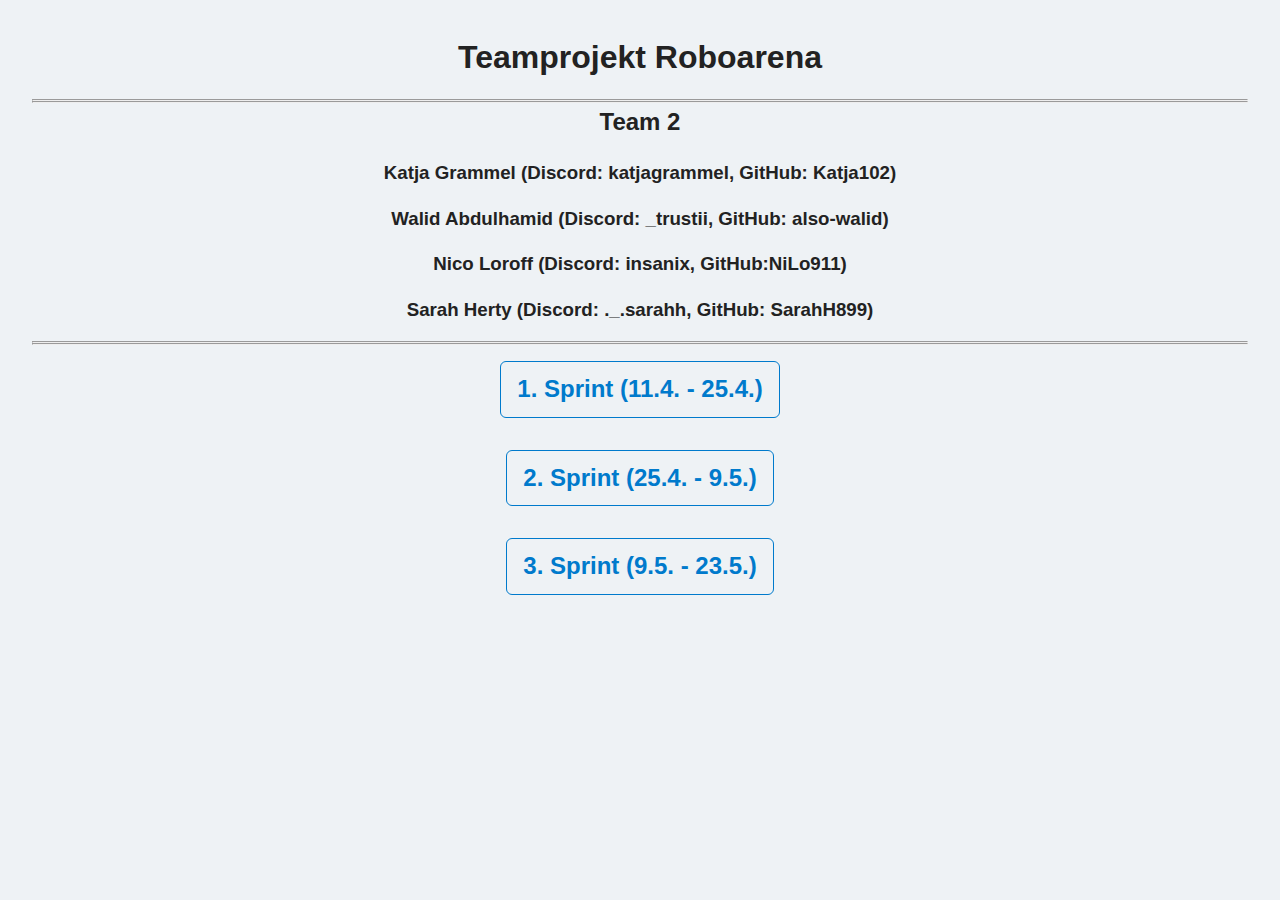
<file: docs/index.html>
<!DOCTYPE html>
<html>
    <head>
        <meta charset="UTF-8">
        <title>
            Sprint Blog
        </title>
        <link rel="stylesheet" href="index_style.css">
    </head>
    <body>
        <h1 class="heading">Teamprojekt Roboarena</h1>
        <hr><hr>
        <h2 class="heading">Team 2</h2>
        <h3 class="heading">Katja Grammel (Discord: katjagrammel, GitHub: Katja102)</h3>
        <h3 class="heading">Walid Abdulhamid (Discord: _trustii, GitHub: also-walid)</h3>
        <h3 class="heading">Nico Loroff (Discord: insanix, GitHub:NiLo911)</h3>
        <h3 class="heading">Sarah Herty (Discord: ._.sarahh, GitHub: SarahH899)</h3>
        <hr><hr>
        <h2><a href="Sprint_1/sprint1.html">1. Sprint (11.4. - 25.4.)</a></h2>
        <h2><a href="Sprint_2/sprint2.html">2. Sprint (25.4. - 9.5.)</a></h2>
        <h2><a href="Sprint_3/sprint3.html">3. Sprint (9.5. - 23.5.)</a></h2>
    </body>
</html>
</file>
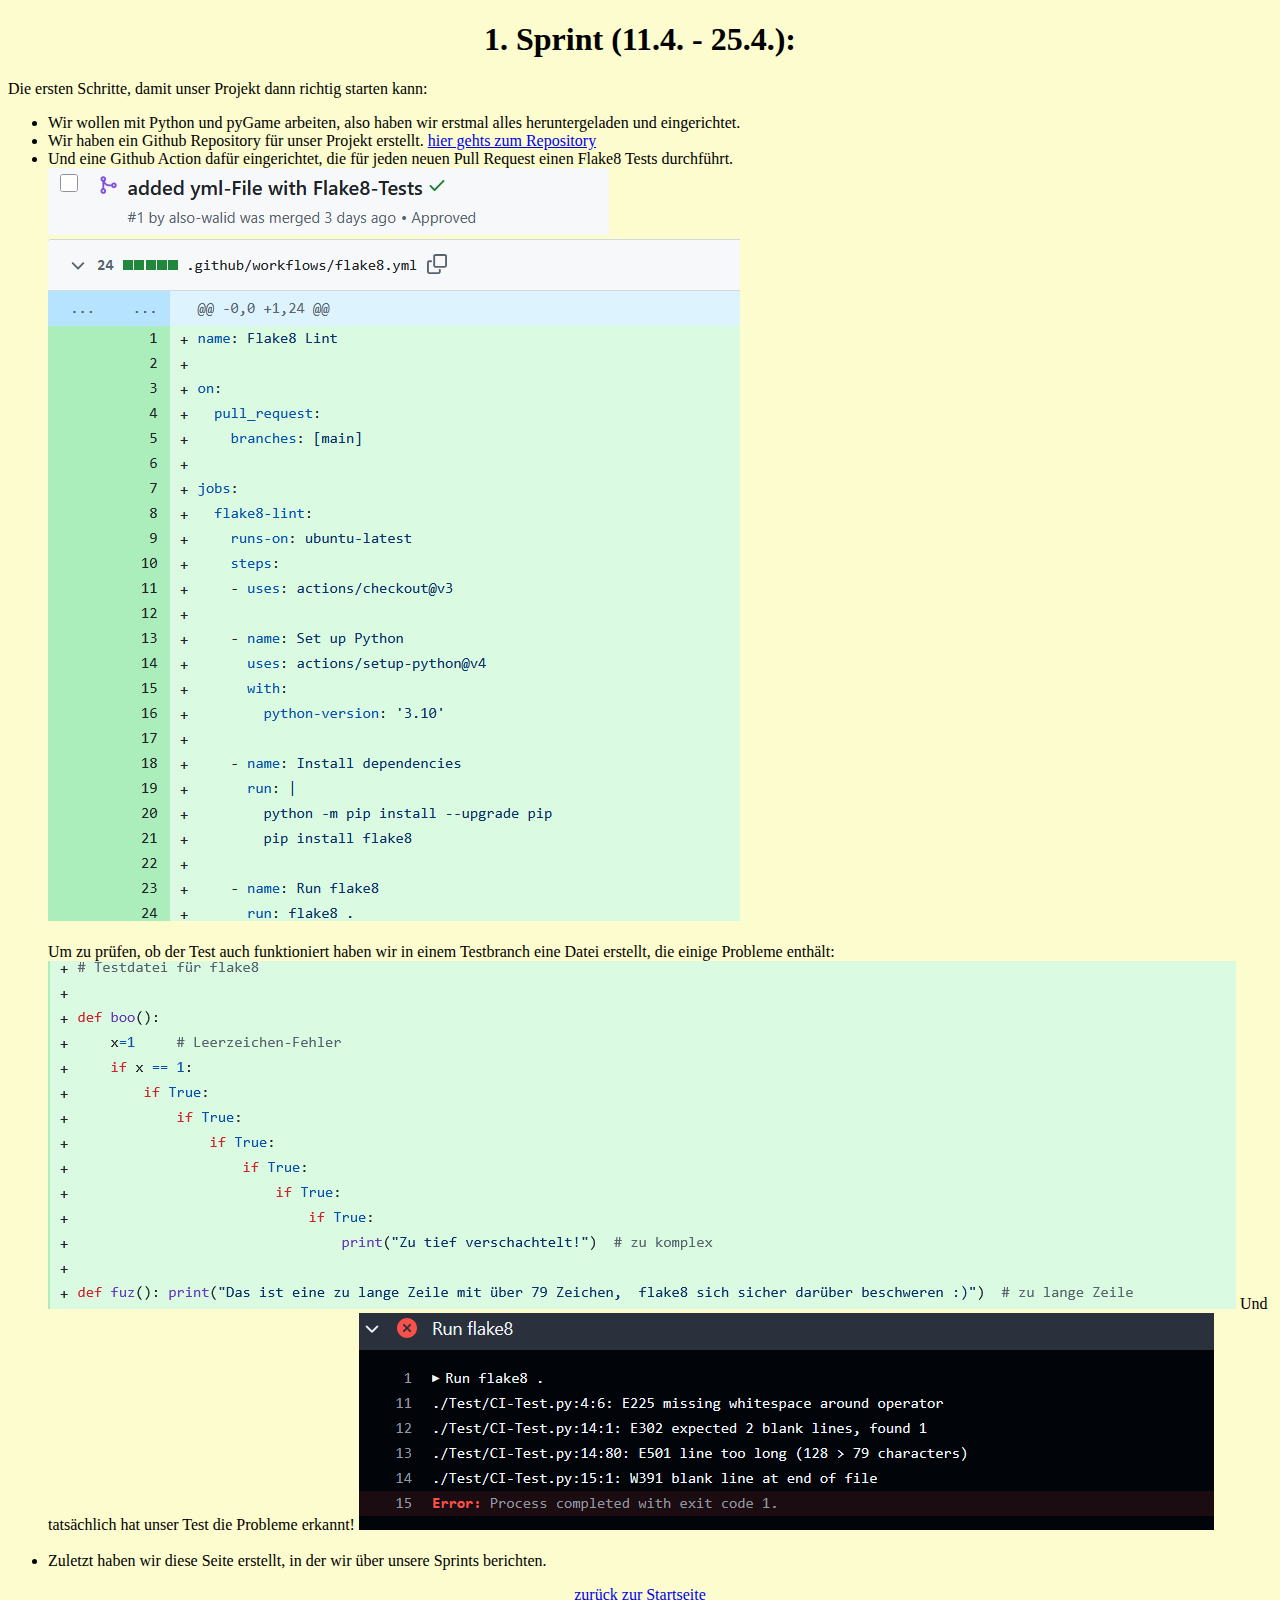
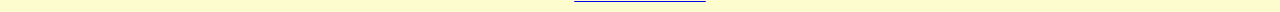
<file: docs/sprint1.html>
<!DOCTYPE html>
<html>
    <head>
        <meta charset="UTF-8">
        <title>
            1. Sprint
        </title>
        <style>
            body {
              background-color: #fcfcce;
            }
        
            h1, h2 {
              color: black;
              text-align: center;
            }

            a {
                text-align: center;
            }
          </style>
    </head>
    <body>
        <h1>1. Sprint (11.4. - 25.4.):</h1>
        <p>
            Die ersten Schritte, damit unser Projekt dann richtig starten kann:
            <ul>
                <li>Wir wollen mit Python und pyGame arbeiten, also haben wir erstmal alles heruntergeladen und eingerichtet.</li>
                <li>Wir haben ein Github Repository für unser Projekt erstellt. <a href="https://github.com/Katja102/Roboarena"> hier gehts zum Repository</a> </li>
                <li>Und eine Github Action dafür eingerichtet, die für jeden neuen Pull Request einen Flake8 Tests durchführt.
                    <img src = "Sprint_1/screenshots/Screenshot_Flake8_PR.png">
                    <img src = "Sprint_1/screenshots/Screenshot_Flake8.png"> <br><br>
                    Um zu prüfen, ob der Test auch funktioniert haben wir in einem Testbranch eine Datei erstellt, die einige Probleme enthält:
                    <img src = "Sprint_1/screenshots/Screenshot_falscher_testcode.png">
                    Und tatsächlich hat unser Test die Probleme erkannt!
                    <img src = "Sprint_1/screenshots/Screenshot_test_error.png"><br><br>
                </li>
                <li>Zuletzt haben wir diese Seite erstellt, in der wir über unsere Sprints berichten.</li>
            </ul>
        </p>
        <a style="display: block; text-align: center;" href="index.html">zurück zur Startseite</a>
    </body>
</html>
</file>
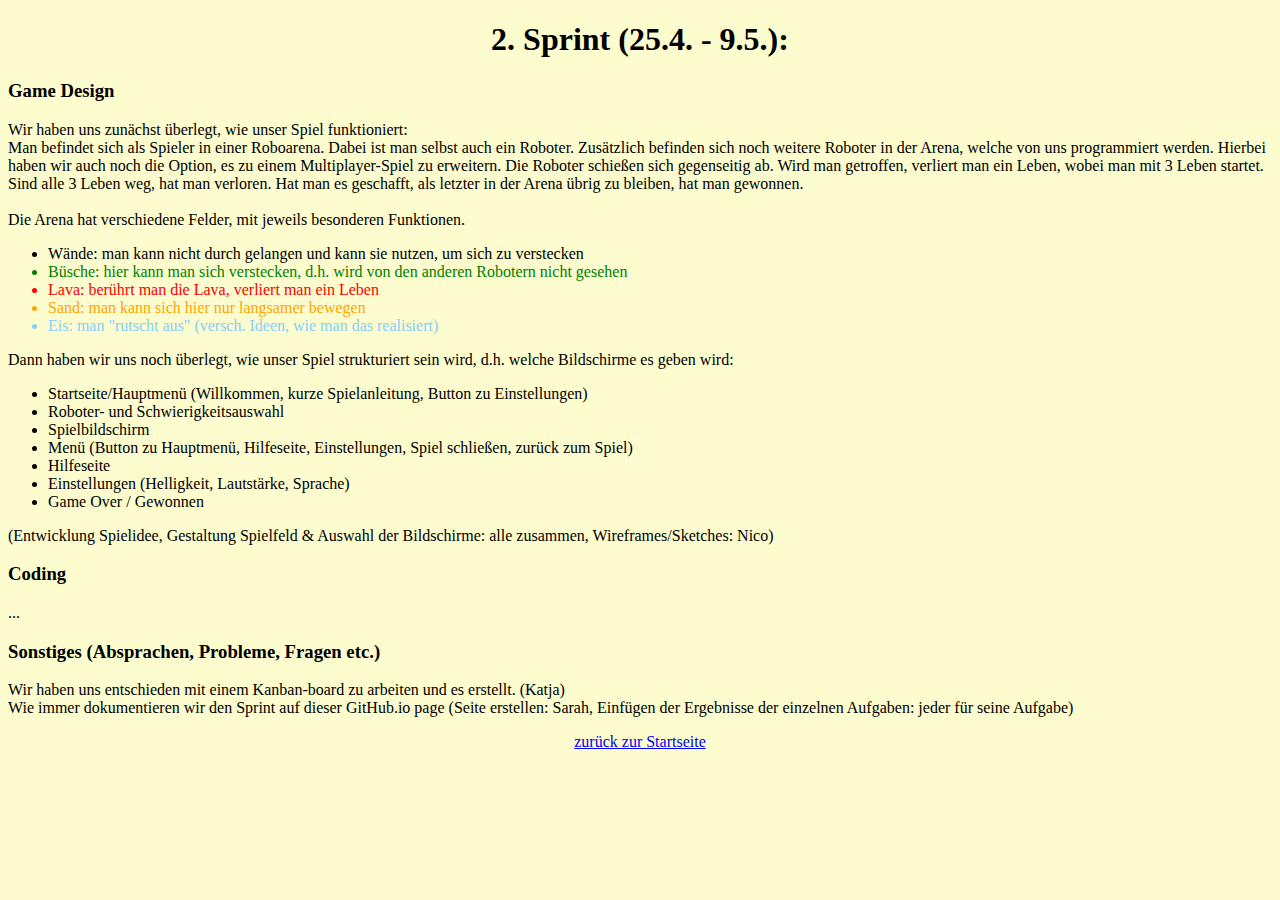
<file: docs/sprint2.html>
<!DOCTYPE html>
<html>
    <head>
        <meta charset="UTF-8">
        <title>
            2. Sprint
        </title>
        <style>
            body {
              background-color: #fcfcce;
            }
        
            h1, h2 {
              color: black;
              text-align: center;
            }
          </style>
    </head>
    <body>
        <h1>2. Sprint (25.4. - 9.5.):</h1>
        <h3>Game Design</h3>
        <p>
            Wir haben uns zunächst überlegt, wie unser Spiel funktioniert:<br>
            Man befindet sich als Spieler in einer Roboarena. Dabei ist man selbst auch ein Roboter.
            Zusätzlich befinden sich noch weitere Roboter in der Arena, welche von uns programmiert werden.
            Hierbei haben wir auch noch die Option, es zu einem Multiplayer-Spiel zu erweitern.
            Die Roboter schießen sich gegenseitig ab. Wird man getroffen, verliert man ein Leben, wobei man
            mit 3 Leben startet. Sind alle 3 Leben weg, hat man verloren. Hat man es geschafft, als letzter in der
            Arena übrig zu bleiben, hat man gewonnen.<br><br>
            Die Arena hat verschiedene Felder, mit jeweils besonderen Funktionen.
            <ul>
                <li style = "color: black;">Wände: man kann nicht durch gelangen und kann sie nutzen, um sich zu verstecken</li>
                <li style = "color: green;">Büsche: hier kann man sich verstecken, d.h. wird von den anderen Robotern nicht gesehen</li>
                <li style = "color: red;">Lava: berührt man die Lava, verliert man ein Leben</li>
                <li style = "color: orange;">Sand: man kann sich hier nur langsamer bewegen</li>
                <li style = "color: lightskyblue;">Eis: man "rutscht aus" (versch. Ideen, wie man das realisiert)</li>
            </ul>
        </p>
        <p>
            Dann haben wir uns noch überlegt, wie unser Spiel strukturiert sein wird,
            d.h. welche Bildschirme es geben wird:
            <ul>
                <li>Startseite/Hauptmenü (Willkommen, kurze Spielanleitung, Button zu Einstellungen)</li>
                <li>Roboter- und Schwierigkeitsauswahl</li>
                <li>Spielbildschirm</li>
                <li>Menü (Button zu Hauptmenü, Hilfeseite, Einstellungen, Spiel schließen, zurück zum Spiel)</li>
                <li>Hilfeseite</li>
                <li>Einstellungen (Helligkeit, Lautstärke, Sprache)</li>
                <li>Game Over / Gewonnen</li>
            </ul>
        </p>
        <p>
            (Entwicklung Spielidee, Gestaltung Spielfeld & Auswahl der Bildschirme: alle zusammen,
             Wireframes/Sketches: Nico)
        </p>
        <h3>Coding</h3>
        <p>
            ...
        </p>
        <h3>Sonstiges (Absprachen, Probleme, Fragen etc.)</h3>
        <p>
            Wir haben uns entschieden mit einem Kanban-board zu arbeiten und es erstellt. (Katja) <br>
            Wie immer dokumentieren wir den Sprint auf dieser GitHub.io page 
            (Seite erstellen: Sarah, Einfügen der Ergebnisse der einzelnen Aufgaben: jeder für seine Aufgabe)
        </p>
        
        <a style="display: block; text-align: center;" href="index.html">zurück zur Startseite</a>
    </body>
</html>
</file>
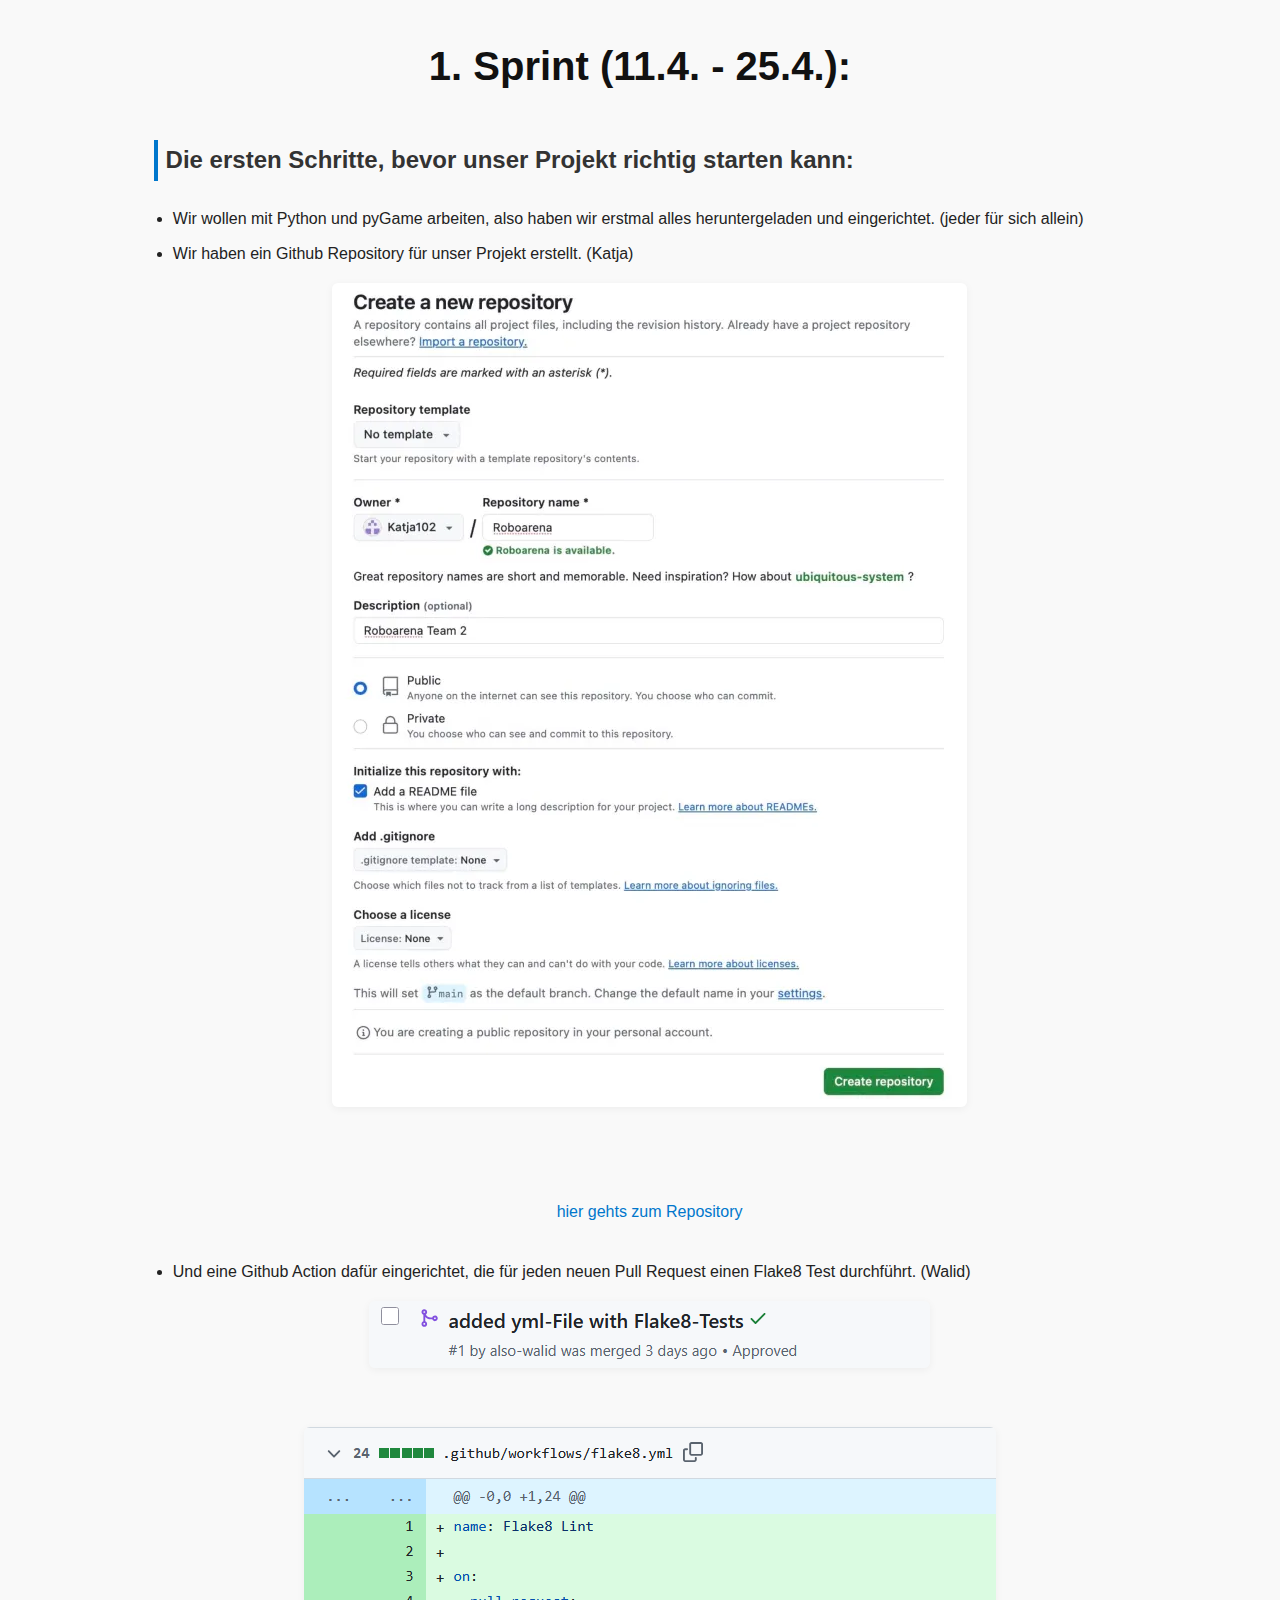
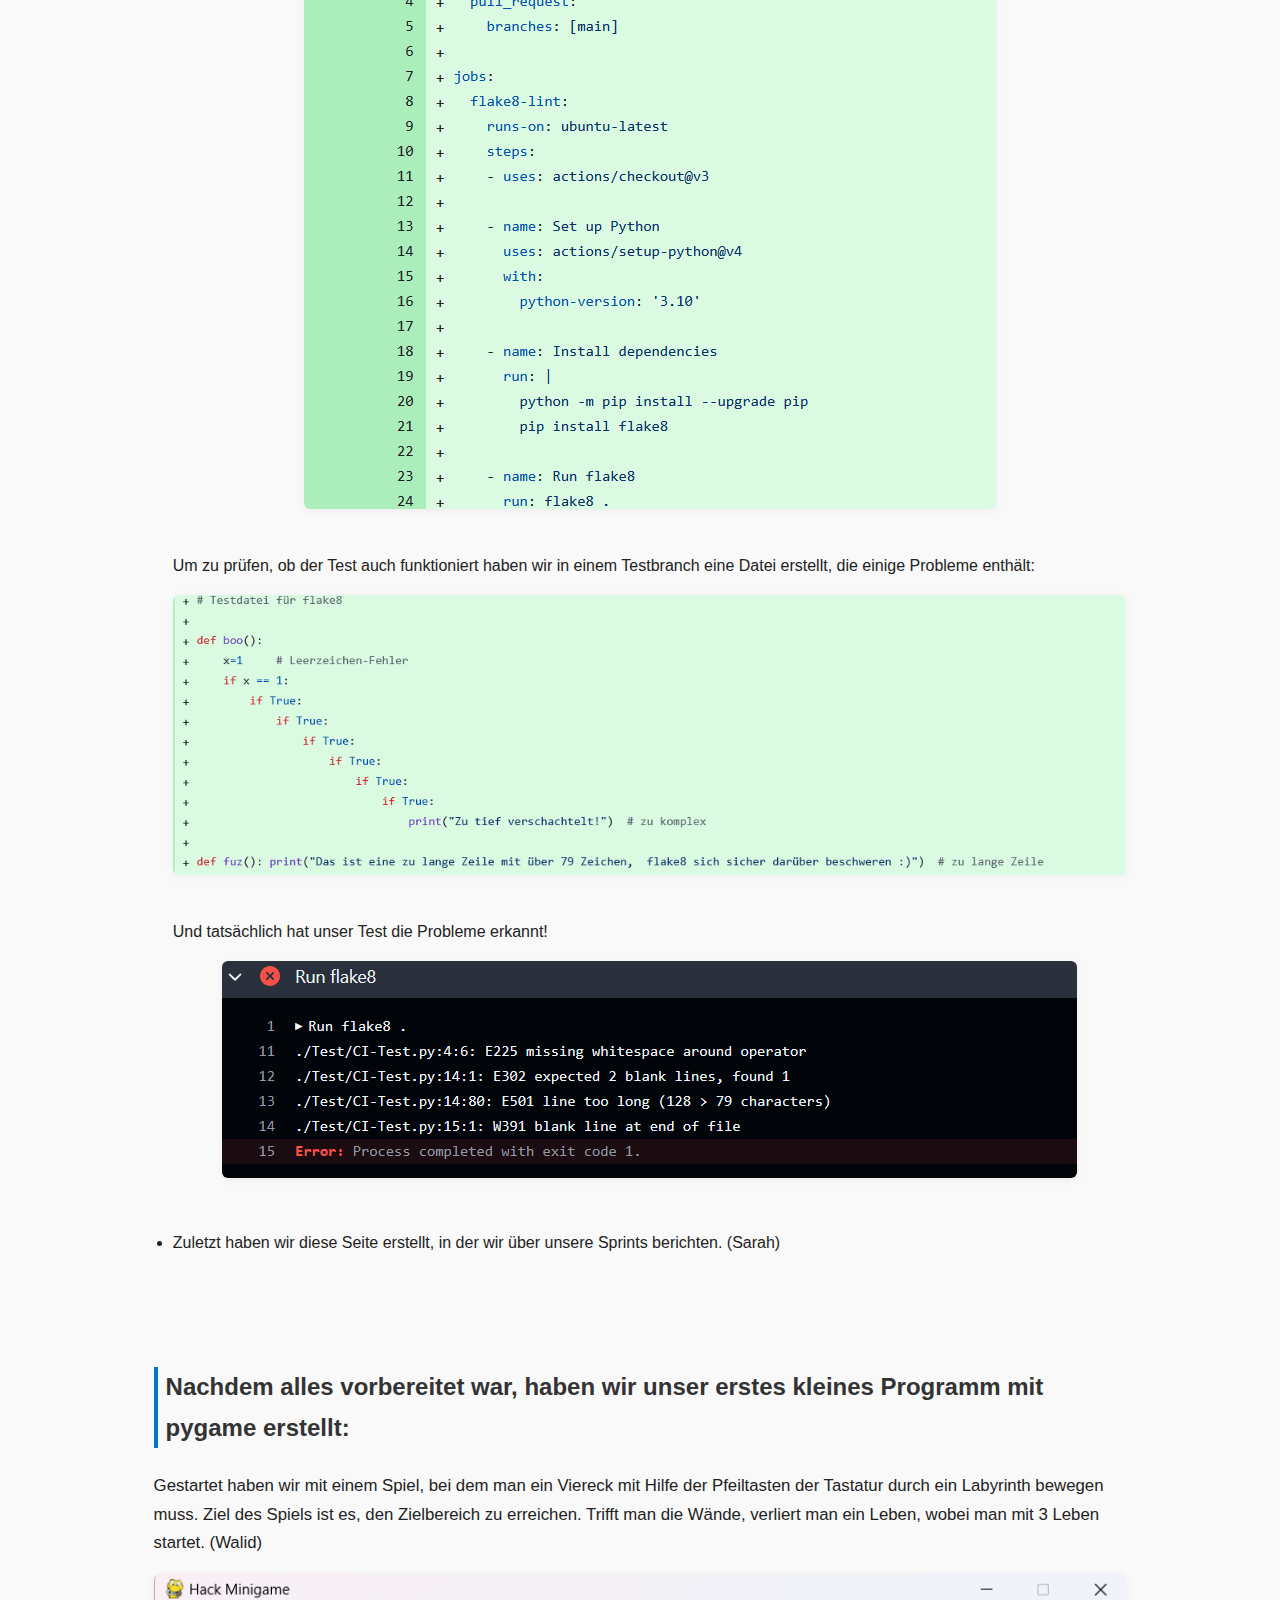
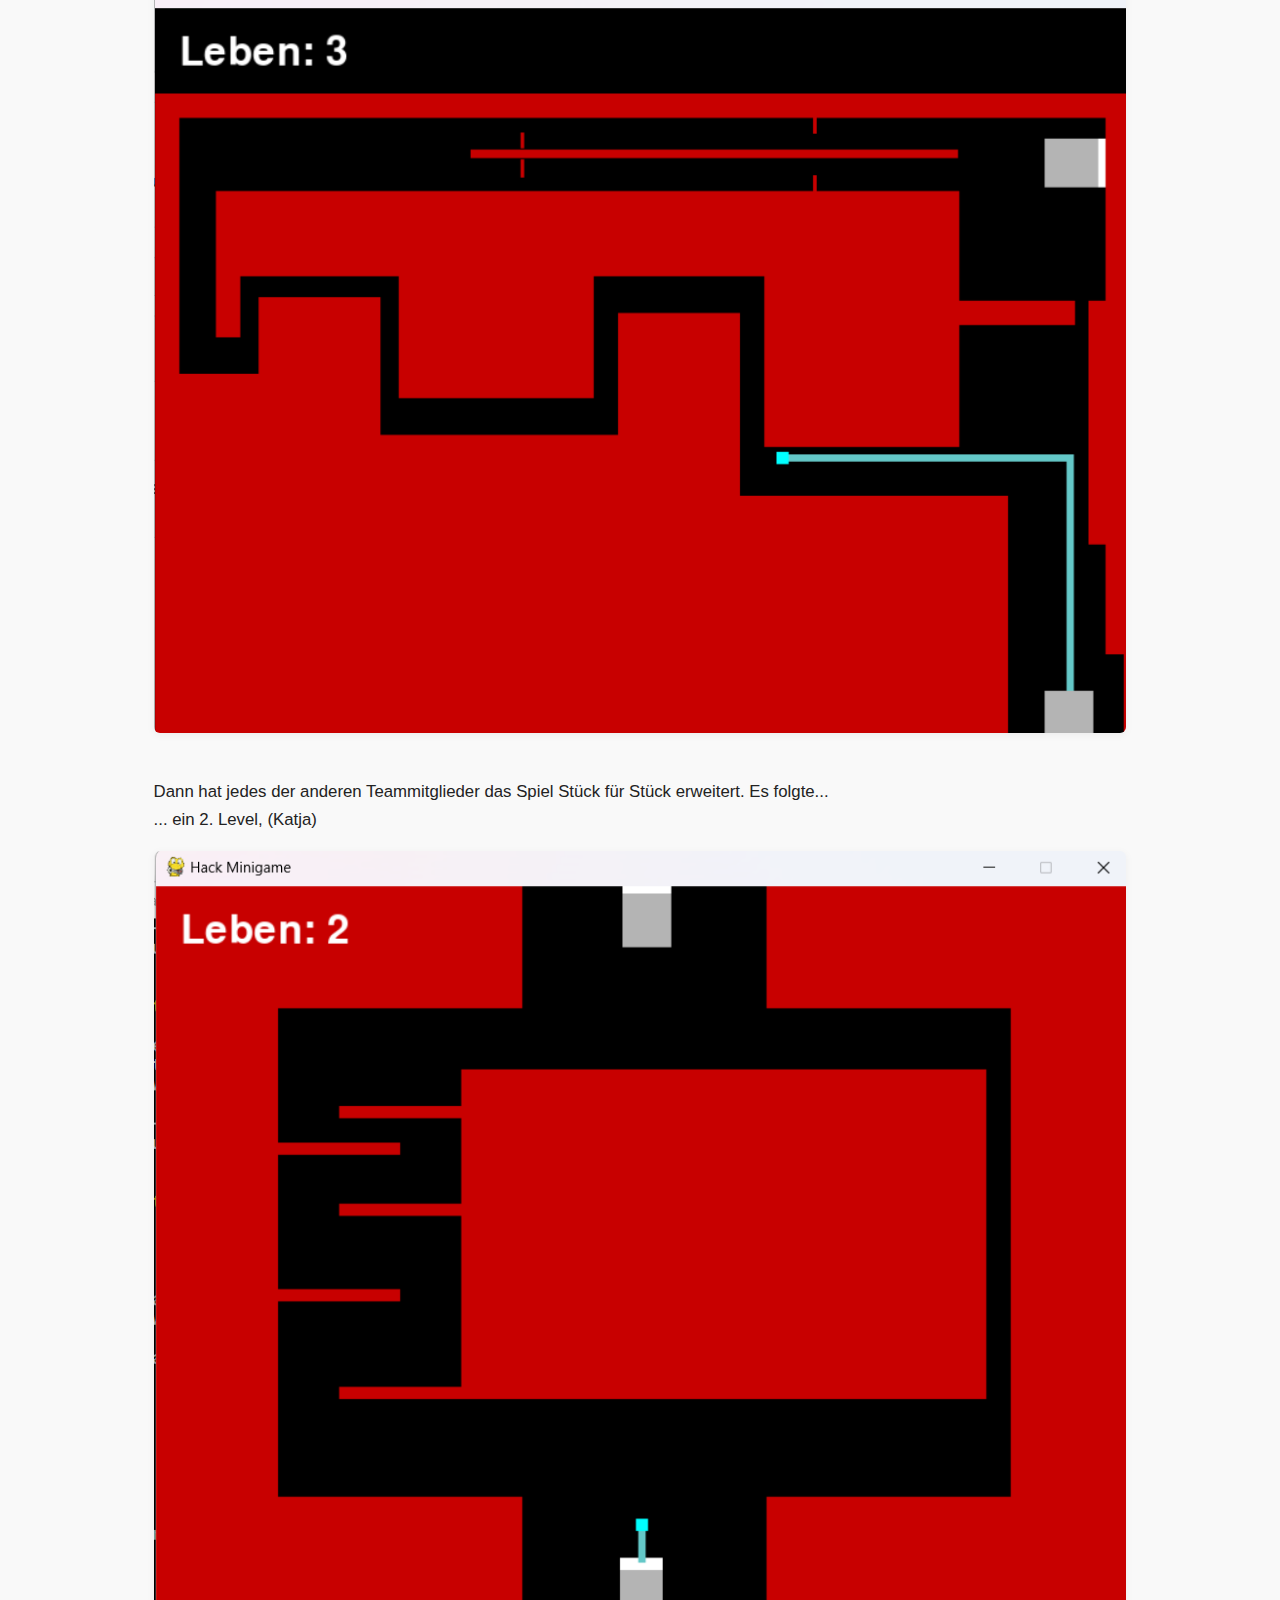
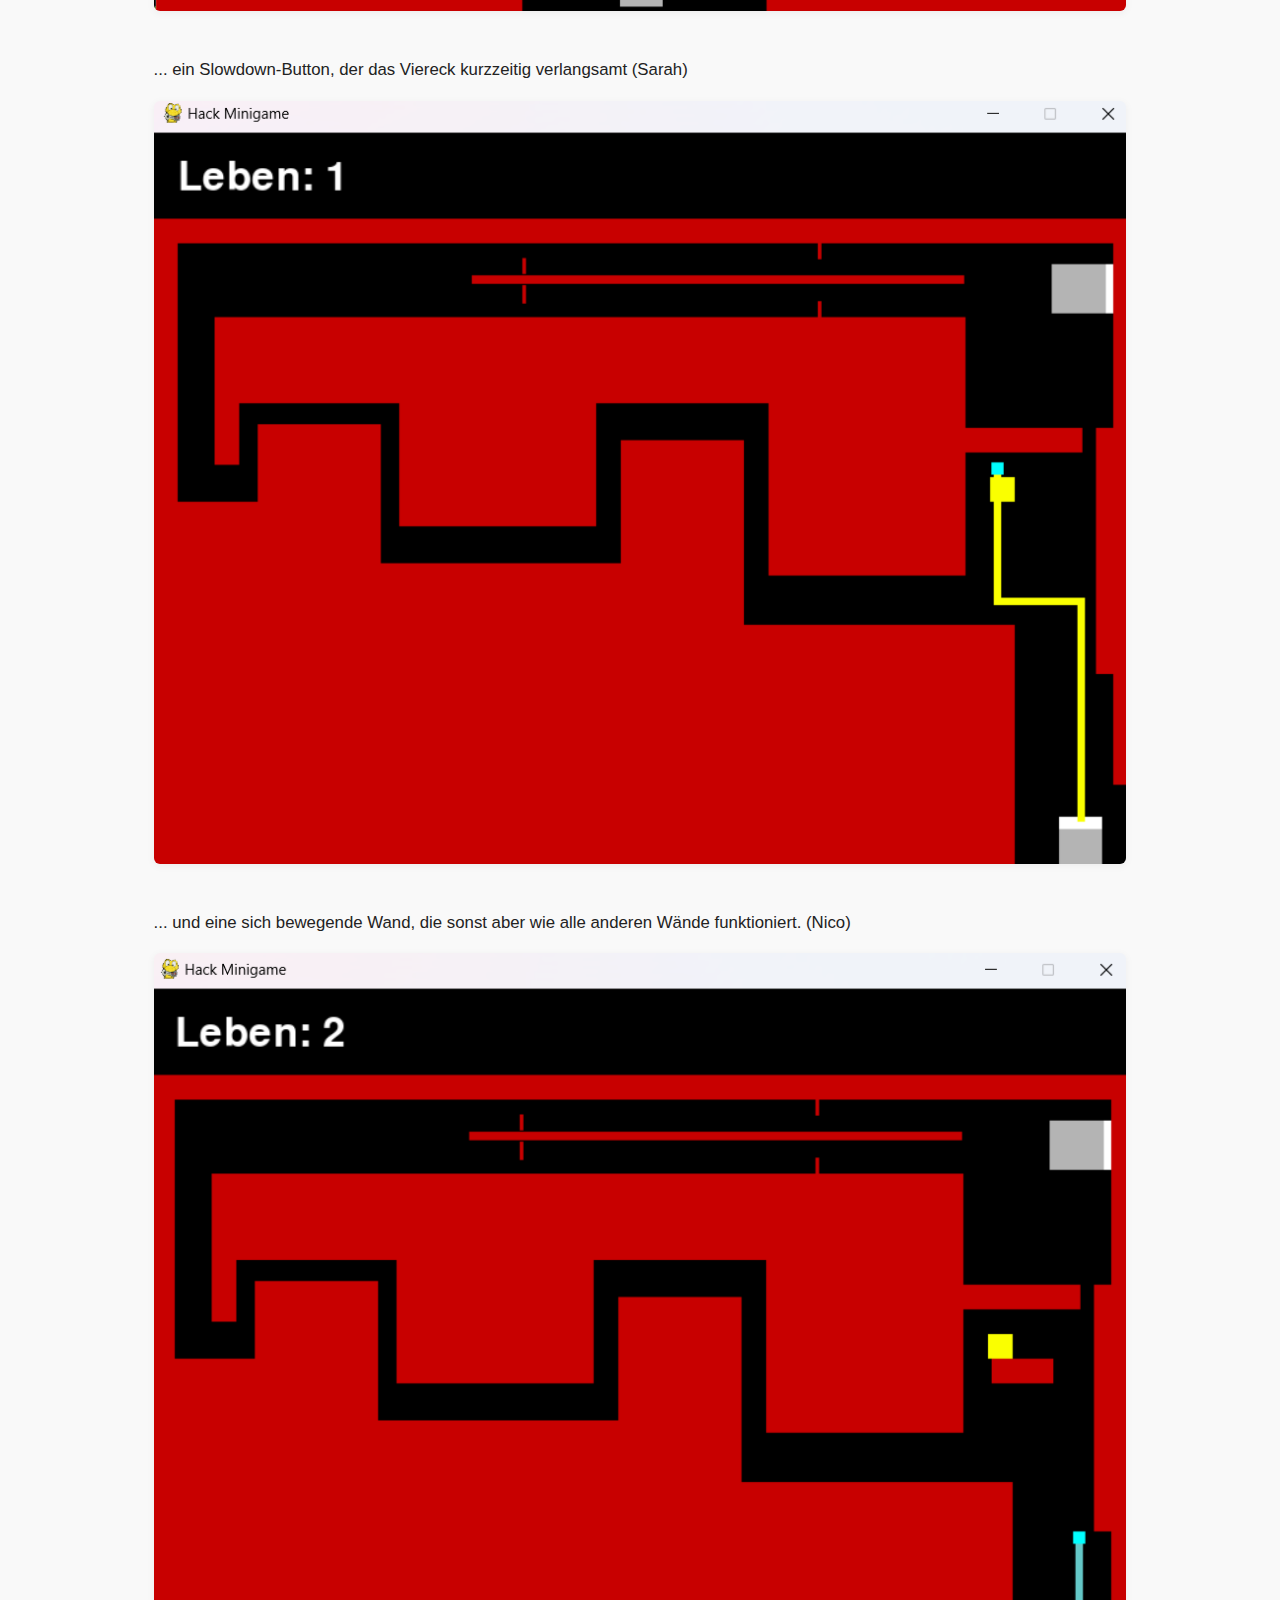
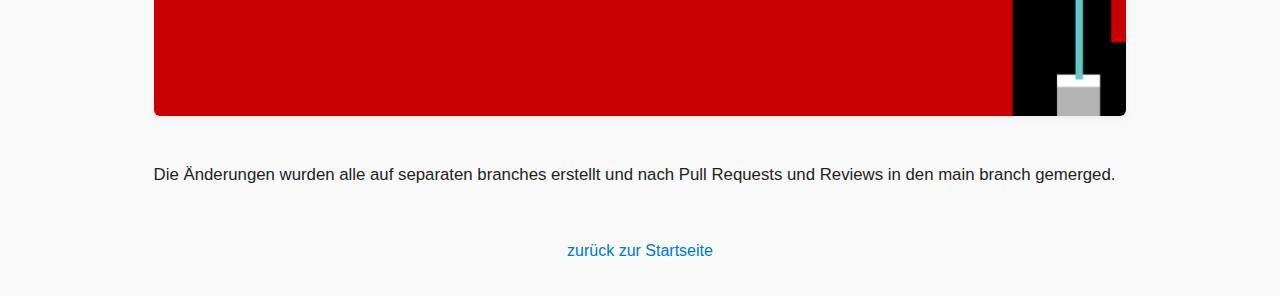
<file: docs/Sprint_1/sprint1.html>
<!DOCTYPE html>
<html>
    <head>
        <meta charset="UTF-8">
        <title>
            1. Sprint
        </title>
        <link rel="stylesheet" href="../style.css">
    </head>
    <body>
        <h1>1. Sprint (11.4. - 25.4.):</h1>
        <h3>Die ersten Schritte, bevor unser Projekt richtig starten kann:</h3>
        <ul>
            <li>Wir wollen mit Python und pyGame arbeiten, also haben wir erstmal alles heruntergeladen und eingerichtet.
                 (jeder für sich allein)</li>
            <li>Wir haben ein Github Repository für unser Projekt erstellt. (Katja)<br>
                <img src = "screenshots/Repo_erstellen.webp"><br>
                <a href="https://github.com/Katja102/Roboarena"> hier gehts zum Repository</a> </li>
            <li>Und eine Github Action dafür eingerichtet, die für jeden neuen Pull Request einen Flake8 Test durchführt. (Walid)<br>
                <img src = "screenshots/Screenshot_Flake8_PR.png"><br>
                <img src = "screenshots/Screenshot_Flake8.png"> <br>
                Um zu prüfen, ob der Test auch funktioniert haben wir in einem Testbranch eine Datei erstellt, die einige Probleme enthält:<br>
                <img src = "screenshots/Screenshot_falscher_testcode.png"><br>
                Und tatsächlich hat unser Test die Probleme erkannt!<br>
                <img src = "screenshots/Screenshot_test_error.png"><br>
            </li>
            <li>Zuletzt haben wir diese Seite erstellt, in der wir über unsere Sprints berichten. (Sarah)</li>
        </ul>
        <br><br>
        <h3>Nachdem alles vorbereitet war, haben wir unser erstes kleines Programm mit pygame erstellt:</h3>
        <p>
            Gestartet haben wir mit einem Spiel, bei dem man ein Viereck mit Hilfe der Pfeiltasten der Tastatur
            durch ein Labyrinth bewegen muss. Ziel des Spiels ist es, den Zielbereich zu erreichen.
            Trifft man die Wände, verliert man ein Leben, wobei man mit 3 Leben startet. (Walid)<br>
            <img src = "screenshots/Spiel_basic.png">
            <br>
            Dann hat jedes der anderen Teammitglieder das Spiel Stück für Stück erweitert.
            Es folgte...<br>
            ... ein 2. Level, (Katja)<br>
            <img src = "screenshots/Spiel_level2.png">
            <br>
            ... ein Slowdown-Button, der das Viereck kurzzeitig verlangsamt (Sarah)<br>
            <img src = "screenshots/Spiel_slow.png">
            <br>
            ... und eine sich bewegende Wand, die sonst aber wie alle anderen Wände funktioniert.
             (Nico)<br>
            <img src = "screenshots/Spiel_obstacle.png">
            <br>
            Die Änderungen wurden alle auf separaten branches erstellt und nach Pull Requests und Reviews in den main branch gemerged.

        </p>
        <a style="display: block; text-align: center;" href="../index.html">zurück zur Startseite</a>
    </body>
</html>
</file>
<file: docs/index_style.css>
* {
  box-sizing: border-box;
  margin: 0;
  padding: 0;
}

body {
  font-family: 'Inter', 'Segoe UI', Tahoma, sans-serif;
  background-color: #eef2f5;
  color: #222;
  line-height: 1.6;
  min-height: 100vh;
  padding: 2rem;
  text-align: center;  /* alles zentriert */
}

header {
  background-color: #ffffff;
  padding: 2rem;
  border-bottom: 1px solid #ddd;
}

main {
  padding: 2rem;
}

h1, h2, h3 {
  margin-bottom: 1rem;
}

p, ul {
  max-width: 700px;
  margin: 0 auto 1.5rem auto;
  text-align: center;  /* zentriert auch für Listen und Absätze */
  list-style-position: inside; /* falls Listenpunkte gewünscht */
}

ul {
  padding-left: 0; /* kein Einzug */
}

a {
  display: inline-block;
  margin-top: 1rem;
  text-decoration: none;
  color: #007acc;
  border: 1px solid #007acc;
  padding: 0.5rem 1rem;
  border-radius: 6px;
  transition: all 0.3s ease;
}

a:hover {
  background-color: #007acc;
  color: white;
}

footer {
  text-align: center;
  padding: 1rem;
  font-size: 0.9rem;
  color: #666;
  border-top: 1px solid #ddd;
  background-color: #fff;
}
</file>
<file: docs/style.css>
/* Grundlayout */
body {
    background-color: #f9f9f9;
    font-family: 'Inter', 'Segoe UI', Tahoma, sans-serif;
    color: #222;
    margin: 0;
    padding: 0 12%;
    line-height: 1.7;
}

/* Überschriften */
h1 {
    text-align: center;
    font-size: 2.5rem;
    color: #111;
    margin-top: 2rem;
}

h2, h3 {
    margin-top: 2.5rem;
    color: #333;
    font-size: 1.5rem;
    border-left: 4px solid #0077cc;
    padding-left: 0.5rem;
}

/* Listen */
ul {
    padding-left: 1.2rem;
    margin: 1rem 0;
}

ul li {
    margin-bottom: 0.5rem;
    font-size: 1rem;
}

/* Farbige Listenelemente */
li[style*="black"] { color: #444; }
li[style*="green"] { color: #317c2f; }
li[style*="red"] { color: #c0392b; }
li[style*="orange"] { color: #e67e22; }
li[style*="lightskyblue"] { color: #3498db; }

/* Text */
p {
    margin: 1rem 0;
    font-size: 1.05rem;
}

/* Code-Styling */
code {
    background-color: #f0f0f0;
    font-family: 'Courier New', monospace;
    padding: 0.2em 0.4em;
    border-radius: 4px;
    color: #555;
}

/* Bilder */
img {
    display: block;
    margin: 1rem auto;
    max-width: 100%;
    border-radius: 6px;
    box-shadow: 0 2px 8px rgba(0,0,0,0.05);
}

/* Videos */
video {
    display: block;
    margin: 1rem auto;
    max-width: 100%;
    border-radius: 6px;
    box-shadow: 0 2px 8px rgba(0,0,0,0.05);
}

/* Link unten */
a {
    display: block;
    text-align: center;
    margin: 3rem 0 2rem;
    font-size: 1rem;
    text-decoration: none;
    color: #0077cc;
    transition: color 0.3s ease;
}

a:hover {
    color: #005fa3;
}
</file>
